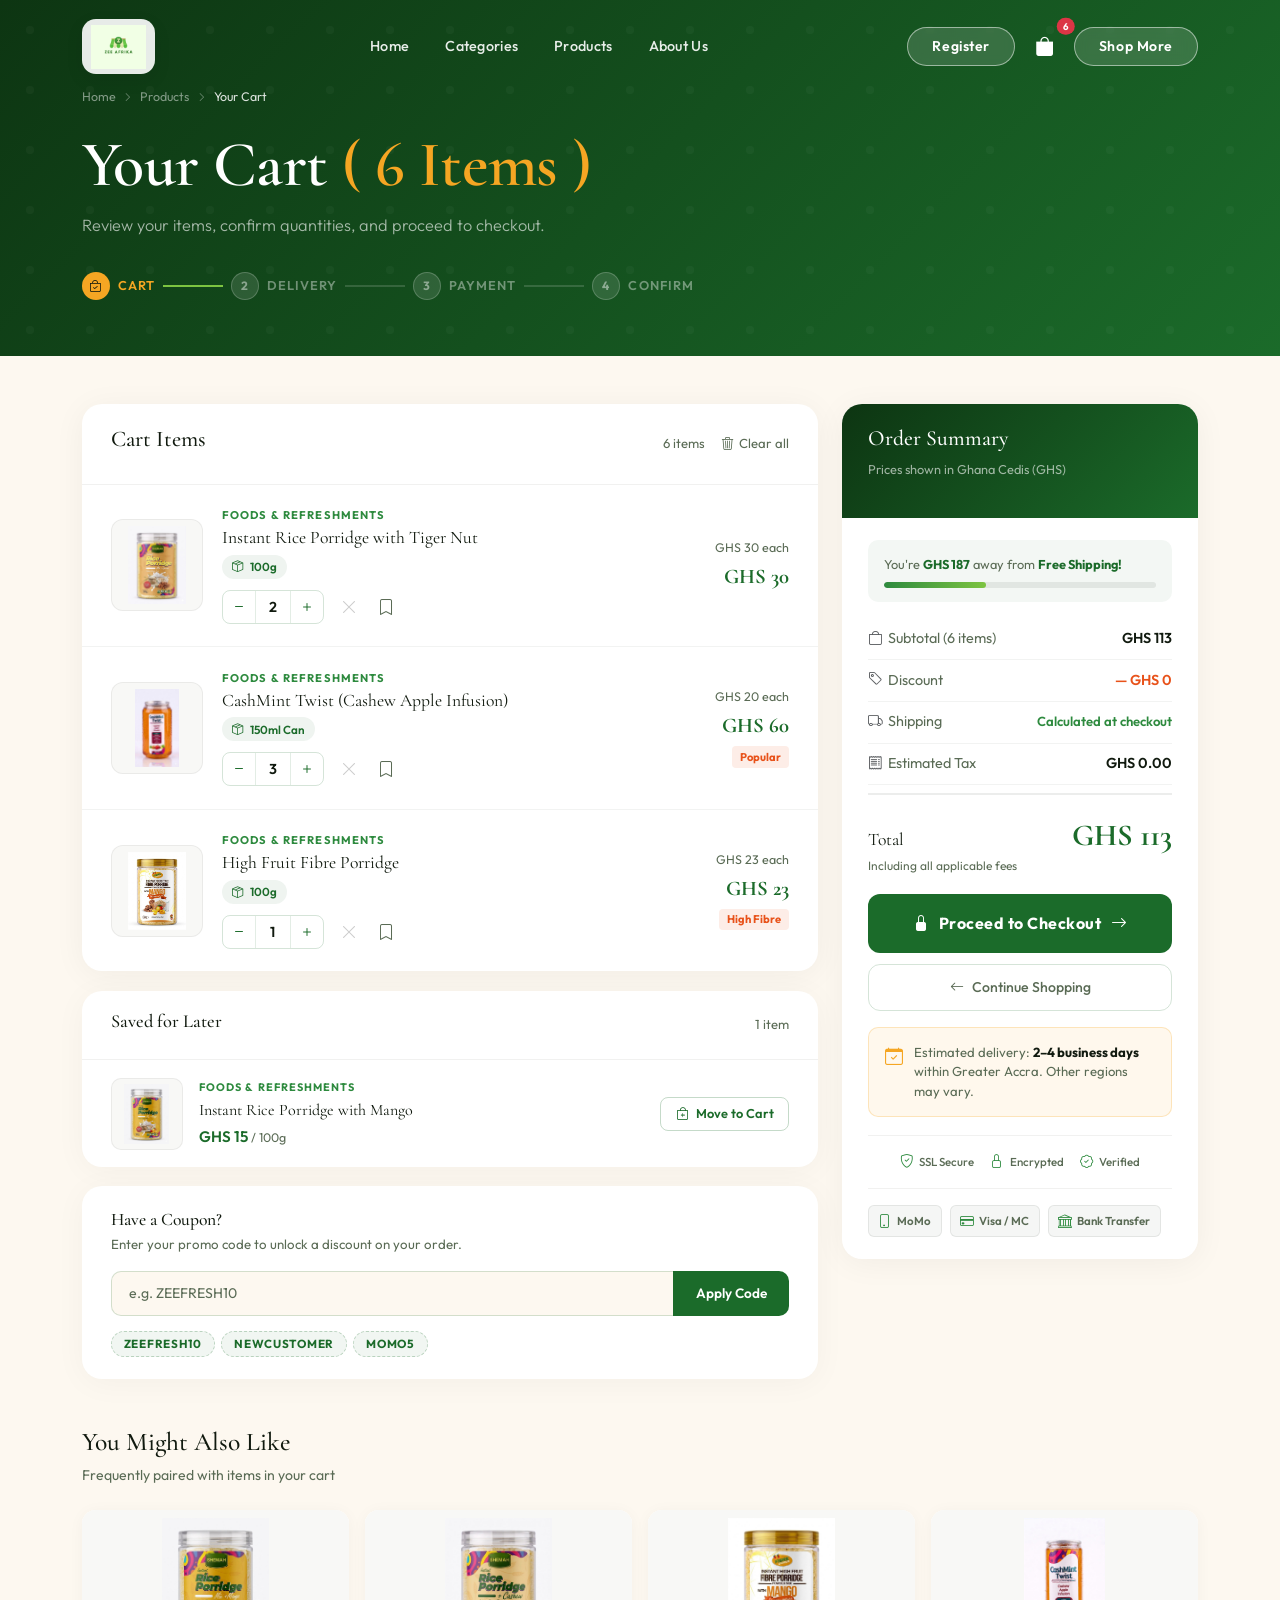
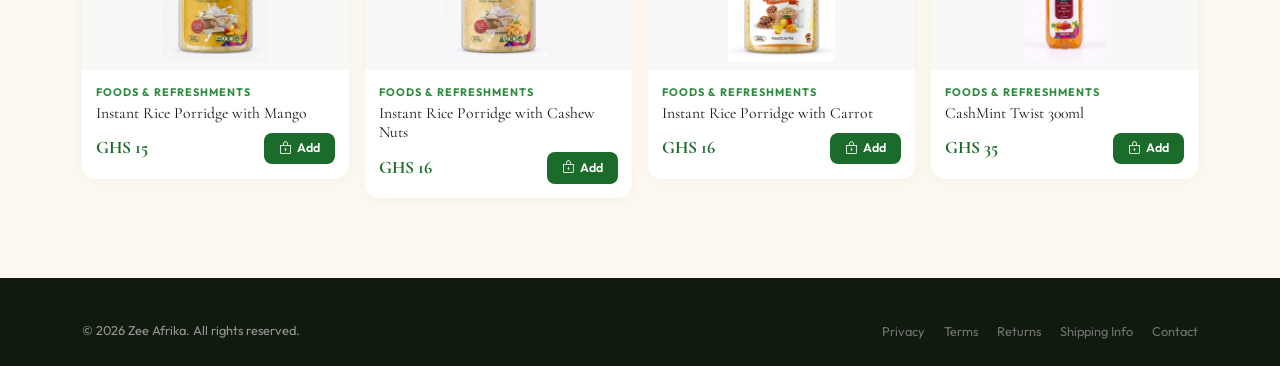
<file: cart.html>
<!DOCTYPE html>
<html lang="en">
<head>
  <meta charset="UTF-8" />
  <meta name="viewport" content="width=device-width, initial-scale=1.0" />
  <title>Your Cart | Zee Afrika</title>
  <link href="https://cdn.jsdelivr.net/npm/bootstrap@5.3.3/dist/css/bootstrap.min.css" rel="stylesheet" />
  <link href="https://fonts.googleapis.com/css2?family=Cormorant+Garamond:ital,wght@0,400;0,600;0,700;1,400;1,600&family=Outfit:wght@300;400;500;600;700&display=swap" rel="stylesheet" />
  <link href="https://cdn.jsdelivr.net/npm/bootstrap-icons@1.11.3/font/bootstrap-icons.min.css" rel="stylesheet" />
    <link rel="stylesheet" href="css/main.css" />
  <link rel="stylesheet" href="css/pages/cart.css" />
</head>
<body>

<!-- NAVBAR  -->
<nav class="navbar navbar-expand-lg">
  <div class="container">
    <a class="navbar-brand" href="index.html#home">
      <img src="./images/zee_afrika_logo.jpg" alt="Zee Afrika Logo"
           onerror="this.style.display='none'; this.nextElementSibling.style.display='block';" />
      <span class="brand-wordmark" style="display:none;">Zee <span>Afrika</span></span>
    </a>
    <button class="navbar-toggler border-0" type="button" data-bs-toggle="collapse" data-bs-target="#navMenu">
      <span class="navbar-toggler-icon"></span>
    </button>
    <div class="collapse navbar-collapse" id="navMenu">
      <ul class="navbar-nav mx-auto gap-1">
        <li class="nav-item"><a class="nav-link" href="./index.html#home">Home</a></li>
        <li class="nav-item"><a class="nav-link" href="./index.html#categories">Categories</a></li>
        <li class="nav-item"><a class="nav-link" href="./products.html">Products</a></li>
        <li class="nav-item"><a class="nav-link" href="./index.html#story">About Us</a></li>
      </ul>
      <div class="d-flex gap-2 align-items-center">
        <a href="./register.html" class="btn btn-nav">Register</a>
        <button class="btn position-relative" style="font-size:1.2rem; color:var(--green-deep)" id="cartBtn" onclick="window.location='cart.html'">
          <i class="bi bi-bag-fill"></i>
          <span class="position-absolute top-0 start-100 translate-middle badge rounded-pill bg-danger" id="cartCount" style="font-size:0.6rem; display:none;">3</span>
        </button>
        <a href="products.html" class="btn btn-nav">Shop More</a>
      </div>
    </div>
  </div>
</nav>

<!-- CART HEADER-->
<div class="cart-header">
  <div class="container cart-header-inner">
    <div class="cart-breadcrumb">
      <a href="index.html">Home</a>
      <i class="bi bi-chevron-right"></i>
      <a href="./products.html">Products</a>
      <i class="bi bi-chevron-right"></i>
      <span style="color:rgba(255,255,255,0.85)">Your Cart</span>
    </div>
    <h1>Your Cart <span id="cartItemCountLabel">( 3 Items )</span></h1>
    <p>Review your items, confirm quantities, and proceed to checkout.</p>

    <!-- Checkout steps -->
    <div class="checkout-steps">
      <div class="step active">
        <div class="step-circle"><i class="bi bi-bag-check"></i></div>
        <span class="step-label">Cart</span>
      </div>
      <div class="step-line done"></div>
      <div class="step pending">
        <div class="step-circle">2</div>
        <span class="step-label">Delivery</span>
      </div>
      <div class="step-line"></div>
      <div class="step pending">
        <div class="step-circle">3</div>
        <span class="step-label">Payment</span>
      </div>
      <div class="step-line"></div>
      <div class="step pending">
        <div class="step-circle">4</div>
        <span class="step-label">Confirm</span>
      </div>
    </div>
  </div>
</div>

<!--MAIN  -->
<section class="cart-section">
  <div class="container">
    <div class="row g-4 align-items-start">

      <!-- LEFT: Items -->
      <div class="col-lg-8">

        <!-- Cart Items -->
        <div class="cart-items-wrap reveal">
          <div class="cart-items-header">
            <h3>Cart Items</h3>
            <div class="d-flex align-items-center gap-3">
              <span id="itemCountText">3 items</span>
              <button class="btn-clear-all" onclick="clearCart()">
                <i class="bi bi-trash3"></i> Clear all
              </button>
            </div>
          </div>

          <!-- Item 1 -->
          <div class="cart-item" id="cartItem1">
            <div class="cart-item-img">
              <img src="./images/rice_porridge_tigernut 300g.jpg" alt="Instant Rice Porridge with Tiger Nut" />
            </div>
            <div class="cart-item-details">
              <div class="cart-item-category">Foods & Refreshments</div>
              <div class="cart-item-name">Instant Rice Porridge with Tiger Nut</div>
              <div class="cart-item-variant"><i class="bi bi-box-seam"></i> 100g</div>
              <div class="cart-item-controls">
                <div class="qty-control">
                  <button class="qty-btn" onclick="changeQty(1,-1)"><i class="bi bi-dash"></i></button>
                  <div class="qty-val" id="qty1">2</div>
                  <button class="qty-btn" onclick="changeQty(1,1)"><i class="bi bi-plus"></i></button>
                </div>
                <button class="btn-remove" onclick="removeItem(1)" title="Remove"><i class="bi bi-x-lg"></i></button>
                <button class="btn-remove" style="color:var(--text-muted)" onclick="saveForLater(1)" title="Save for later"><i class="bi bi-bookmark"></i></button>
              </div>
            </div>
            <div class="cart-item-price">
              <div class="unit-price">GHS 30 each</div>
              <div class="total-price" id="price1">GHS 30</div>
            </div>
          </div>

          <!-- Item 2 -->
          <div class="cart-item" id="cartItem2">
            <div class="cart-item-img">
              <img src="./images/cashmint_twist-150ml.jpg" alt="CashMint Twist" />
            </div>
            <div class="cart-item-details">
              <div class="cart-item-category">Foods & Refreshments</div>
              <div class="cart-item-name">CashMint Twist (Cashew Apple Infusion)</div>
              <div class="cart-item-variant"><i class="bi bi-box-seam"></i> 150ml Can</div>
              <div class="cart-item-controls">
                <div class="qty-control">
                  <button class="qty-btn" onclick="changeQty(2,-1)"><i class="bi bi-dash"></i></button>
                  <div class="qty-val" id="qty2">3</div>
                  <button class="qty-btn" onclick="changeQty(2,1)"><i class="bi bi-plus"></i></button>
                </div>
                <button class="btn-remove" onclick="removeItem(2)" title="Remove"><i class="bi bi-x-lg"></i></button>
                <button class="btn-remove" style="color:var(--text-muted)" onclick="saveForLater(2)" title="Save for later"><i class="bi bi-bookmark"></i></button>
              </div>
            </div>
            <div class="cart-item-price">
              <div class="unit-price">GHS 20 each</div>
              <div class="total-price" id="price2">GHS 60</div>
              <span class="save-badge">Popular</span>
            </div>
          </div>

          <!-- Item 3 -->
          <div class="cart-item" id="cartItem3">
            <div class="cart-item-img">
              <img src="./images/fibre_porridge_mango 250g.jpg" alt="High Fruit Fibre Porridge" />
            </div>
            <div class="cart-item-details">
              <div class="cart-item-category">Foods & Refreshments</div>
              <div class="cart-item-name">High Fruit Fibre Porridge</div>
              <div class="cart-item-variant"><i class="bi bi-box-seam"></i> 100g</div>
              <div class="cart-item-controls">
                <div class="qty-control">
                  <button class="qty-btn" onclick="changeQty(3,-1)"><i class="bi bi-dash"></i></button>
                  <div class="qty-val" id="qty3">1</div>
                  <button class="qty-btn" onclick="changeQty(3,1)"><i class="bi bi-plus"></i></button>
                </div>
                <button class="btn-remove" onclick="removeItem(3)" title="Remove"><i class="bi bi-x-lg"></i></button>
                <button class="btn-remove" style="color:var(--text-muted)" onclick="saveForLater(3)" title="Save for later"><i class="bi bi-bookmark"></i></button>
              </div>
            </div>
            <div class="cart-item-price">
              <div class="unit-price">GHS 23 each</div>
              <div class="total-price" id="price3">GHS 23</div>
              <span class="save-badge">High Fibre</span>
            </div>
          </div>

        </div>

        <!-- Saved for Later -->
        <div class="saved-section reveal reveal-delay-1">
          <div class="saved-header">
            <h4>Saved for Later</h4>
            <span style="font-size:0.82rem;color:var(--text-muted)">1 item</span>
          </div>
          <div class="saved-item">
            <div class="saved-item-img">
              <img src="./images/rice_porridge_mango 300g.jpg" alt="Instant Rice Porridge with Mango" />
            </div>
            <div>
              <div class="cart-item-category" style="font-size:0.68rem">Foods & Refreshments</div>
              <div class="saved-item-name">Instant Rice Porridge with Mango</div>
              <div class="saved-item-price">GHS 15 <span style="font-size:0.78rem;font-weight:400;color:var(--text-muted)">/ 100g</span></div>
            </div>
            <button class="btn-move-to-cart" onclick="moveToCart()">
              <i class="bi bi-bag-plus me-1"></i> Move to Cart
            </button>
          </div>
        </div>

        <!-- Coupon -->
        <div class="coupon-box reveal reveal-delay-2">
          <h5>Have a Coupon?</h5>
          <p>Enter your promo code to unlock a discount on your order.</p>
          <div class="coupon-input-row">
            <input type="text" id="couponInput" placeholder="e.g. ZEEFRESH10" />
            <button class="btn-apply-coupon" onclick="applyCoupon()">Apply Code</button>
          </div>
          <div class="coupon-tags">
            <span class="coupon-tag" onclick="fillCoupon('ZEEFRESH10')">ZEEFRESH10</span>
            <span class="coupon-tag" onclick="fillCoupon('NEWCUSTOMER')">NEWCUSTOMER</span>
            <span class="coupon-tag" onclick="fillCoupon('MOMO5')">MOMO5</span>
          </div>
        </div>

      </div>

      <!-- RIGHT: Summary -->
      <div class="col-lg-4">
        <div class="order-summary reveal reveal-delay-1">
          <div class="order-summary-header">
            <h3>Order Summary</h3>
            <p>Prices shown in Ghana Cedis (GHS)</p>
          </div>
          <div class="order-summary-body">

            <!-- Free shipping progress -->
            <div class="shipping-progress-box">
              <p>You're <strong id="amountToFreeShipping">GHS 187</strong> away from <strong>Free Shipping!</strong></p>
              <div class="progress-bar-wrap">
                <div class="progress-bar-fill" id="shippingProgressBar" style="width: 38%"></div>
              </div>
            </div>

            <!-- Rows -->
            <div class="summary-row">
              <span class="label"><i class="bi bi-bag text-muted"></i> Subtotal (6 items)</span>
              <span class="value" id="subtotalVal">GHS 113</span>
            </div>
            <div class="summary-row discount">
              <span class="label"><i class="bi bi-tag text-muted"></i> Discount</span>
              <span class="value" id="discountVal">— GHS 0</span>
            </div>
            <div class="summary-row shipping">
              <span class="label"><i class="bi bi-truck text-muted"></i> Shipping</span>
              <span class="value">Calculated at checkout</span>
            </div>
            <div class="summary-row">
              <span class="label"><i class="bi bi-receipt text-muted"></i> Estimated Tax</span>
              <span class="value">GHS 0.00</span>
            </div>

            <!-- Total -->
            <div class="summary-total">
              <div>
                <div class="total-label">Total</div>
                <div class="total-note">Including all applicable fees</div>
              </div>
              <div class="total-amount" id="totalVal">GHS 113</div>
            </div>

            <!-- Checkout -->
            <button class="btn-checkout" onclick="handleCheckout()">
              <i class="bi bi-lock-fill"></i>
              Proceed to Checkout
              <i class="bi bi-arrow-right"></i>
            </button>

            <a href="./products.html" class="btn-continue-shopping">
              <i class="bi bi-arrow-left"></i> Continue Shopping
            </a>

            <!-- Delivery estimate -->
            <div class="delivery-estimate">
              <i class="bi bi-calendar-check"></i>
              <p>Estimated delivery: <strong>2–4 business days</strong> within Greater Accra. Other regions may vary.</p>
            </div>

            <!-- Secure badges -->
            <div class="secure-row">
              <div class="secure-badge"><i class="bi bi-shield-check"></i> SSL Secure</div>
              <div class="secure-badge"><i class="bi bi-lock"></i> Encrypted</div>
              <div class="secure-badge"><i class="bi bi-patch-check"></i> Verified</div>
            </div>

            <!-- Payment methods -->
            <div class="payment-methods">
              <span class="pay-chip"><i class="bi bi-phone"></i> MoMo</span>
              <span class="pay-chip"><i class="bi bi-credit-card"></i> Visa / MC</span>
              <span class="pay-chip"><i class="bi bi-bank"></i> Bank Transfer</span>
            </div>

          </div>
        </div>
      </div>

    </div>

    <!-- RECOMMENDED -->
    <div class="recommended-section reveal" id="recommendedSection">
      <h3>You Might Also Like</h3>
      <p>Frequently paired with items in your cart</p>
      <div class="row g-3" id="recommendedGrid">
        <!-- Filled by JS -->
      </div>
    </div>

  </div>
</section>

<!-- FOOTER -->
<footer class="site-footer">
  <div class="container">
    <div class="footer-mini">
      <p>© 2026 Zee Afrika. All rights reserved.</p>
      <div class="footer-mini-links">
        <a href="#">Privacy</a>
        <a href="#">Terms</a>
        <a href="#">Returns</a>
        <a href="#">Shipping Info</a>
        <a href="#">Contact</a>
      </div>
    </div>
  </div>
</footer>

<!-- TOAST -->
<div class="toast-cart" id="cartToast">
  <i class="bi bi-check-circle-fill" style="font-size:1.3rem;color:var(--green-light)"></i>
  <div>
    <div style="font-weight:600;font-size:0.92rem;" id="toastTitle">Done!</div>
    <div style="font-size:0.8rem;opacity:0.75" id="toastMsg">Action completed.</div>
  </div>
</div>

<script src="https://cdn.jsdelivr.net/npm/bootstrap@5.3.3/dist/js/bootstrap.bundle.min.js"></script>
<script src="./js/main.js"></script>
<script src="./js/cart.js"></script>
</body>
</html>
</file>
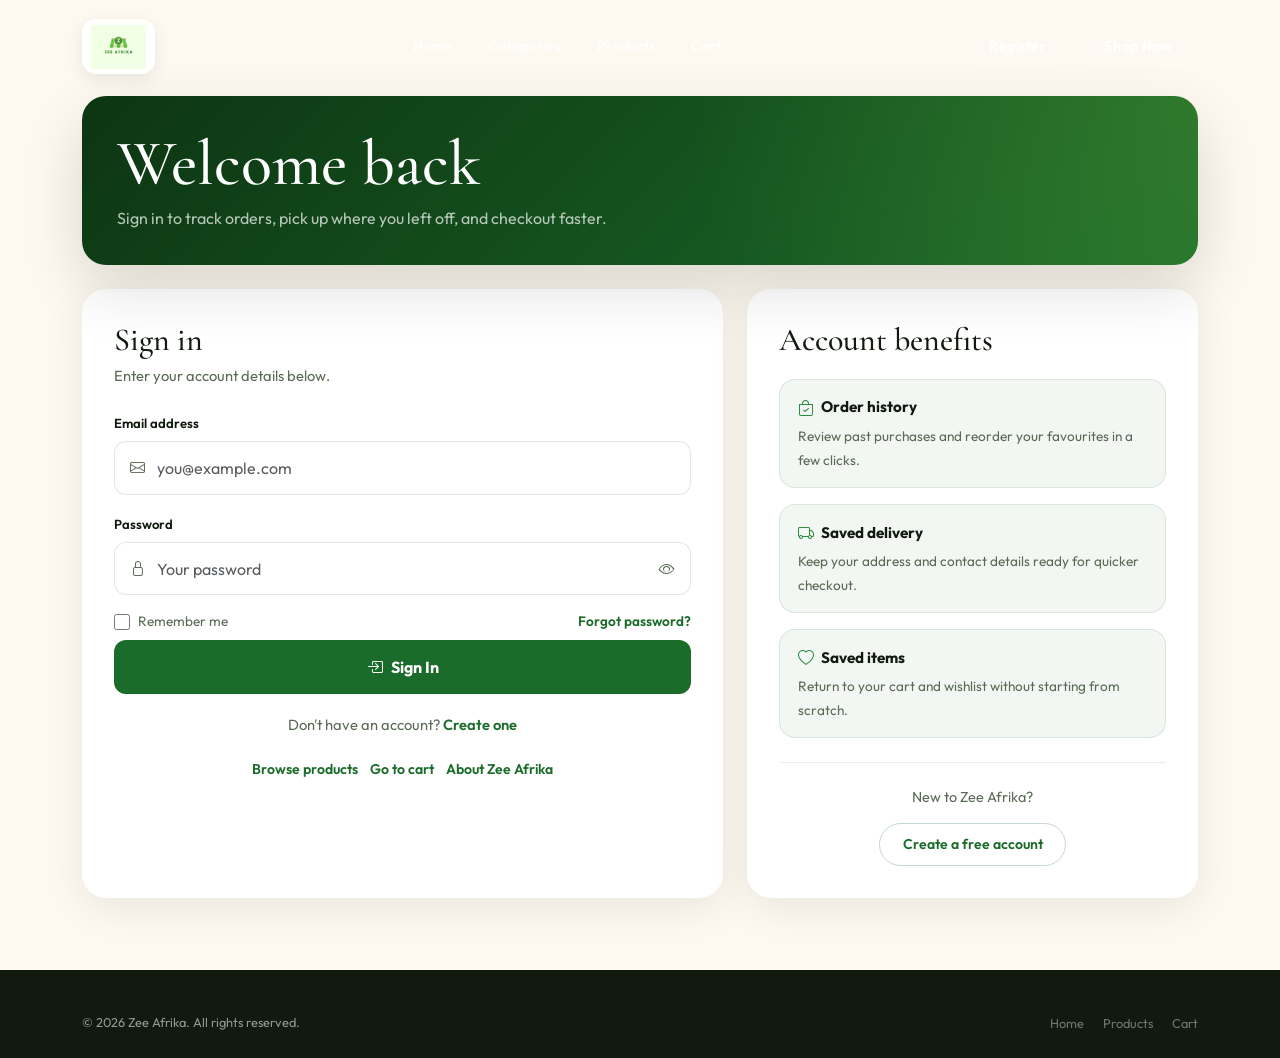
<file: login.html>
<!DOCTYPE html>
<html lang="en">
<head>
  <meta charset="UTF-8" />
  <meta name="viewport" content="width=device-width, initial-scale=1.0" />
  <title>Login | Zee Afrika</title>
  <link href="https://cdn.jsdelivr.net/npm/bootstrap@5.3.3/dist/css/bootstrap.min.css" rel="stylesheet" />
  <link href="https://fonts.googleapis.com/css2?family=Cormorant+Garamond:ital,wght@0,400;0,600;0,700;1,400;1,600&family=Outfit:wght@300;400;500;600;700&display=swap" rel="stylesheet" />
  <link href="https://cdn.jsdelivr.net/npm/bootstrap-icons@1.11.3/font/bootstrap-icons.min.css" rel="stylesheet" />
  <link rel="stylesheet" href="css/main.css" />
  <link rel="stylesheet" href="css/pages/login.css" />
</head>
<body>
<nav class="navbar navbar-expand-lg scrolled">
  <div class="container">
    <a class="navbar-brand" href="index.html#home">
      <img src="./images/zee_afrika_logo.jpg" alt="Zee Afrika Logo" onerror="this.style.display='none'; this.nextElementSibling.style.display='block';" />
      <span class="brand-wordmark" style="display:none;">Zee <span>Afrika</span></span>
    </a>
    <button class="navbar-toggler border-0" type="button" data-bs-toggle="collapse" data-bs-target="#navMenu">
      <span class="navbar-toggler-icon"></span>
    </button>
    <div class="collapse navbar-collapse" id="navMenu">
      <ul class="navbar-nav mx-auto gap-1">
        <li class="nav-item"><a class="nav-link" href="index.html#home">Home</a></li>
        <li class="nav-item"><a class="nav-link" href="index.html#categories">Categories</a></li>
        <li class="nav-item"><a class="nav-link" href="products.html">Products</a></li>
        <li class="nav-item"><a class="nav-link" href="cart.html">Cart</a></li>
      </ul>
      <div class="d-flex gap-2 align-items-center">
        <a href="register.html" class="btn btn-nav">Register</a>
        <a href="products.html" class="btn btn-nav">Shop Now</a>
      </div>
    </div>
  </div>
</nav>

<main class="login-shell">
  <div class="container">
    <div class="login-hero mb-4">
      <h1>Welcome back</h1>
      <p>Sign in to track orders, pick up where you left off, and checkout faster.</p>
    </div>

    <div class="row g-4 align-items-stretch">
      <div class="col-lg-7">
        <div class="login-card">
          <h2>Sign in</h2>
          <p>Enter your account details below.</p>
          <form id="loginForm" novalidate>
            <div class="row g-3">
              <div class="col-12">
                <label class="form-label" for="email">Email address</label>
                <div class="input-icon-wrap">
                  <i class="bi bi-envelope"></i>
                  <input class="form-control" id="email" type="email" placeholder="you@example.com" autocomplete="email" required />
                </div>
              </div>
              <div class="col-12">
                <label class="form-label" for="password">Password</label>
                <div class="input-icon-wrap">
                  <i class="bi bi-lock"></i>
                  <input class="form-control" id="password" type="password" placeholder="Your password" autocomplete="current-password" required />
                  <button type="button" class="btn-toggle-pw" id="togglePassword" aria-label="Show password">
                    <i class="bi bi-eye"></i>
                  </button>
                </div>
              </div>
              <div class="col-12 d-flex align-items-center justify-content-between flex-wrap gap-2">
                <label class="remember-check">
                  <input type="checkbox" id="rememberMe" />
                  <span>Remember me</span>
                </label>
                <a href="#" class="forgot-link">Forgot password?</a>
              </div>
              <div class="col-12 mt-2">
                <button type="submit" class="btn btn-login">
                  <i class="bi bi-box-arrow-in-right"></i>
                  Sign In
                </button>
              </div>
            </div>
          </form>
          <p class="login-switch">
            Don't have an account?
            <a href="register.html">Create one</a>
          </p>
          <div class="login-links">
            <a href="products.html">Browse products</a>
            <a href="cart.html">Go to cart</a>
            <a href="index.html#story">About Zee Afrika</a>
          </div>
        </div>
      </div>

      <div class="col-lg-5">
        <div class="login-card">
          <h2>Account benefits</h2>
          <div class="info-grid">
            <div class="info-chip">
              <strong><i class="bi bi-bag-check"></i> Order history</strong>
              <span>Review past purchases and reorder your favourites in a few clicks.</span>
            </div>
            <div class="info-chip">
              <strong><i class="bi bi-truck"></i> Saved delivery</strong>
              <span>Keep your address and contact details ready for quicker checkout.</span>
            </div>
            <div class="info-chip">
              <strong><i class="bi bi-heart"></i> Saved items</strong>
              <span>Return to your cart and wishlist without starting from scratch.</span>
            </div>
          </div>
          <div class="login-promo">
            <p>New to Zee Afrika?</p>
            <a href="register.html" class="btn btn-promo">Create a free account</a>
          </div>
        </div>
      </div>
    </div>
  </div>
</main>

<footer class="site-footer">
  <div class="container">
    <div class="footer-mini">
      <p>© 2026 Zee Afrika. All rights reserved.</p>
      <div class="footer-mini-links">
        <a href="index.html#home">Home</a>
        <a href="products.html">Products</a>
        <a href="cart.html">Cart</a>
      </div>
    </div>
  </div>
</footer>

<div class="toast-cart" id="loginToast">
  <i class="bi bi-check-circle-fill" style="font-size:1.3rem;color:var(--green-light)"></i>
  <div>
    <div style="font-weight:600;font-size:0.92rem;" id="toastTitle">Signed in!</div>
    <div style="font-size:0.8rem;opacity:0.75" id="toastMsg">Welcome back to Zee Afrika.</div>
  </div>
</div>

<script src="https://cdn.jsdelivr.net/npm/bootstrap@5.3.3/dist/js/bootstrap.bundle.min.js"></script>
<script src="./js/main.js"></script>
<script src="./js/login.js"></script>
</body>
</html>
</file>
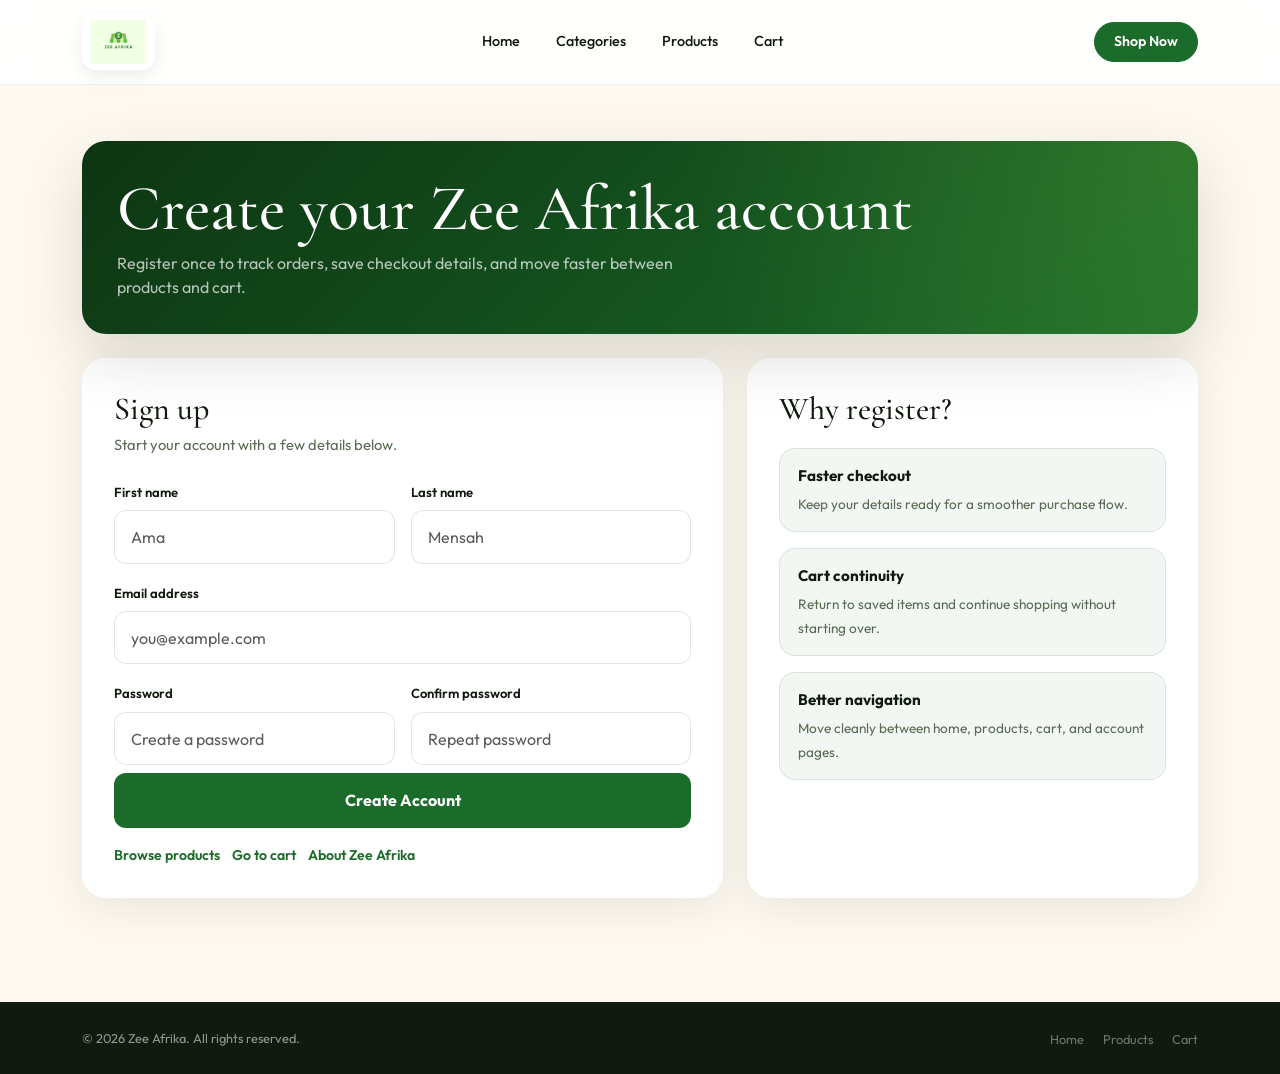
<file: register.html>
<!DOCTYPE html>
<html lang="en">
<head>
  <meta charset="UTF-8" />
  <meta name="viewport" content="width=device-width, initial-scale=1.0" />
  <title>Register | Zee Afrika</title>
  <link href="https://cdn.jsdelivr.net/npm/bootstrap@5.3.3/dist/css/bootstrap.min.css" rel="stylesheet" />
  <link href="https://fonts.googleapis.com/css2?family=Cormorant+Garamond:ital,wght@0,400;0,600;0,700;1,400;1,600&family=Outfit:wght@300;400;500;600;700&display=swap" rel="stylesheet" />
  <link href="https://cdn.jsdelivr.net/npm/bootstrap-icons@1.11.3/font/bootstrap-icons.min.css" rel="stylesheet" />
  <style>
    :root {
      --green-deep: #1b6b2a;
      --green-mid: #2d8a3e;
      --green-light: #7dc441;
      --orange: #e8521a;
      --gold: #f5a623;
      --cream: #fdf8f0;
      --dark: #111a0f;
      --text-muted: #5a6b55;
      --radius: 16px;
      --transition: 0.4s cubic-bezier(0.25, 0.46, 0.45, 0.94);
      --font-display: 'Cormorant Garamond', serif;
      --font-body: 'Outfit', sans-serif;
    }
    * { box-sizing: border-box; margin: 0; padding: 0; }
    html { scroll-behavior: smooth; }
    body {
      font-family: var(--font-body);
      background: var(--cream);
      color: var(--dark);
      overflow-x: hidden;
      min-height: 100vh;
    }
    h1, h2, h3, h4, h5 { font-family: var(--font-display); }

    .navbar {
      background: rgba(255,255,255,0.88);
      border-bottom: 1px solid rgba(27,107,42,0.08);
      padding: 0.9rem 0;
      position: sticky;
      top: 0;
      z-index: 1000;
      backdrop-filter: blur(14px);
    }
    .navbar-brand {
      display: flex;
      align-items: center;
      gap: 0.6rem;
      text-decoration: none;
      padding: 0.35rem 0.55rem;
      border-radius: 14px;
      background: rgba(255, 255, 255, 0.95);
      box-shadow: 0 6px 18px rgba(17, 26, 15, 0.08);
    }
    .navbar-brand img {
      height: 44px;
      width: auto;
      object-fit: contain;
    }
    .brand-wordmark {
      font-family: var(--font-display);
      font-size: 1.5rem;
      font-weight: 700;
      line-height: 1;
      color: var(--dark);
    }
    .brand-wordmark span { color: var(--gold); }
    .nav-link {
      font-weight: 500;
      color: var(--dark) !important;
      padding: 0.4rem 1rem !important;
      font-size: 0.9rem;
    }
    .btn-nav {
      background: var(--green-deep);
      color: #fff !important;
      border-radius: 50px;
      padding: 0.55rem 1.2rem !important;
      font-weight: 600;
      font-size: 0.88rem;
      border: 1.5px solid var(--green-deep);
    }

    .register-shell {
      padding: 3.5rem 0 4.5rem;
    }
    .register-hero {
      background: linear-gradient(135deg, #0d3512 0%, #1b6b2a 100%);
      color: #fff;
      border-radius: 24px;
      padding: 2.2rem;
      position: relative;
      overflow: hidden;
      box-shadow: 0 24px 60px rgba(17,26,15,0.14);
    }
    .register-hero::before {
      content: '';
      position: absolute;
      inset: 0;
      background: radial-gradient(circle at top right, rgba(125,196,65,0.22), transparent 45%);
    }
    .register-hero > * { position: relative; z-index: 1; }
    .register-hero h1 {
      font-size: clamp(2.4rem, 5vw, 4rem);
      line-height: 1.02;
      margin-bottom: 0.6rem;
    }
    .register-hero p {
      color: rgba(255,255,255,0.7);
      max-width: 560px;
      margin-bottom: 0;
    }

    .register-card {
      background: #fff;
      border-radius: 24px;
      box-shadow: 0 10px 40px rgba(17,26,15,0.08);
      padding: 2rem;
      height: 100%;
    }
    .register-card h2 {
      font-size: 2rem;
      margin-bottom: 0.35rem;
    }
    .register-card p {
      color: var(--text-muted);
      font-size: 0.92rem;
      margin-bottom: 1.4rem;
    }
    .form-label {
      font-size: 0.82rem;
      font-weight: 600;
      color: var(--dark);
    }
    .form-control {
      border-radius: 12px;
      border: 1.5px solid rgba(27,107,42,0.14);
      padding: 0.85rem 1rem;
      font-family: var(--font-body);
    }
    .form-control:focus {
      border-color: var(--green-mid);
      box-shadow: 0 0 0 0.2rem rgba(45,138,62,0.12);
    }
    .btn-register {
      width: 100%;
      background: var(--green-deep);
      color: #fff;
      border: none;
      border-radius: 12px;
      padding: 0.95rem 1rem;
      font-weight: 700;
      transition: all 0.25s;
    }
    .btn-register:hover { background: var(--green-mid); transform: translateY(-1px); }
    .register-links {
      display: flex;
      flex-wrap: wrap;
      gap: 0.75rem;
      margin-top: 1.1rem;
    }
    .register-links a {
      color: var(--green-deep);
      text-decoration: none;
      font-size: 0.88rem;
      font-weight: 600;
    }
    .info-grid {
      display: grid;
      gap: 1rem;
      margin-top: 1.2rem;
    }
    .info-chip {
      background: rgba(27,107,42,0.05);
      border: 1px solid rgba(27,107,42,0.12);
      border-radius: 16px;
      padding: 1rem 1.1rem;
    }
    .info-chip strong {
      display: block;
      margin-bottom: 0.2rem;
      font-size: 0.95rem;
    }
    .info-chip span {
      color: var(--text-muted);
      font-size: 0.85rem;
    }

    .site-footer {
      background: var(--dark);
      color: rgba(255,255,255,0.55);
      padding: 1.5rem 0;
      margin-top: 2rem;
    }
    .footer-mini {
      display: flex;
      justify-content: space-between;
      align-items: center;
      flex-wrap: wrap;
      gap: 0.8rem;
    }
    .footer-mini p { font-size: 0.8rem; margin: 0; }
    .footer-mini-links a {
      color: rgba(255,255,255,0.4);
      text-decoration: none;
      font-size: 0.8rem;
      margin-left: 1rem;
    }

    @media (max-width: 991px) {
      .register-hero, .register-card { padding: 1.5rem; }
      .footer-mini { align-items: flex-start; }
    }
  </style>
</head>
<body>
<nav class="navbar navbar-expand-lg">
  <div class="container">
    <a class="navbar-brand" href="index.html#home">
      <img src="./images/zee_afrika_logo.jpg" alt="Zee Afrika Logo" onerror="this.style.display='none'; this.nextElementSibling.style.display='block';" />
      <span class="brand-wordmark" style="display:none;">Zee <span>Afrika</span></span>
    </a>
    <button class="navbar-toggler border-0" type="button" data-bs-toggle="collapse" data-bs-target="#navMenu">
      <span class="navbar-toggler-icon"></span>
    </button>
    <div class="collapse navbar-collapse" id="navMenu">
      <ul class="navbar-nav mx-auto gap-1">
        <li class="nav-item"><a class="nav-link" href="index.html#home">Home</a></li>
        <li class="nav-item"><a class="nav-link" href="index.html#categories">Categories</a></li>
        <li class="nav-item"><a class="nav-link" href="products.html">Products</a></li>
        <li class="nav-item"><a class="nav-link" href="cart.html">Cart</a></li>
      </ul>
      <div class="d-flex gap-2 align-items-center">
        <a href="products.html" class="btn btn-nav">Shop Now</a>
      </div>
    </div>
  </div>
</nav>

<main class="register-shell">
  <div class="container">
    <div class="register-hero mb-4">
      <h1>Create your Zee Afrika account</h1>
      <p>Register once to track orders, save checkout details, and move faster between products and cart.</p>
    </div>

    <div class="row g-4 align-items-stretch">
      <div class="col-lg-7">
        <div class="register-card">
          <h2>Sign up</h2>
          <p>Start your account with a few details below.</p>
          <form>
            <div class="row g-3">
              <div class="col-md-6">
                <label class="form-label" for="firstName">First name</label>
                <input class="form-control" id="firstName" type="text" placeholder="Ama" />
              </div>
              <div class="col-md-6">
                <label class="form-label" for="lastName">Last name</label>
                <input class="form-control" id="lastName" type="text" placeholder="Mensah" />
              </div>
              <div class="col-12">
                <label class="form-label" for="email">Email address</label>
                <input class="form-control" id="email" type="email" placeholder="you@example.com" />
              </div>
              <div class="col-md-6">
                <label class="form-label" for="password">Password</label>
                <input class="form-control" id="password" type="password" placeholder="Create a password" />
              </div>
              <div class="col-md-6">
                <label class="form-label" for="confirmPassword">Confirm password</label>
                <input class="form-control" id="confirmPassword" type="password" placeholder="Repeat password" />
              </div>
              <div class="col-12 mt-2">
                <button type="button" class="btn btn-register">Create Account</button>
              </div>
            </div>
          </form>
          <div class="register-links">
            <a href="products.html">Browse products</a>
            <a href="cart.html">Go to cart</a>
            <a href="index.html#story">About Zee Afrika</a>
          </div>
        </div>
      </div>

      <div class="col-lg-5">
        <div class="register-card">
          <h2>Why register?</h2>
          <div class="info-grid">
            <div class="info-chip">
              <strong>Faster checkout</strong>
              <span>Keep your details ready for a smoother purchase flow.</span>
            </div>
            <div class="info-chip">
              <strong>Cart continuity</strong>
              <span>Return to saved items and continue shopping without starting over.</span>
            </div>
            <div class="info-chip">
              <strong>Better navigation</strong>
              <span>Move cleanly between home, products, cart, and account pages.</span>
            </div>
          </div>
        </div>
      </div>
    </div>
  </div>
</main>

<footer class="site-footer">
  <div class="container">
    <div class="footer-mini">
      <p>© 2026 Zee Afrika. All rights reserved.</p>
      <div class="footer-mini-links">
        <a href="index.html#home">Home</a>
        <a href="products.html">Products</a>
        <a href="cart.html">Cart</a>
      </div>
    </div>
  </div>
</footer>

<script src="https://cdn.jsdelivr.net/npm/bootstrap@5.3.3/dist/js/bootstrap.bundle.min.js"></script>
</body>
</html>
</file>
<file: css/main.css>
/* Zee Afrika - Shared Stylesheet
   Used across all pages
*/
:root {
  --green-deep: #1b6b2a;
  --green-mid: #2d8a3e;
  --green-light: #7dc441;
  --orange: #e8521a;
  --gold: #f5a623;
  --cream: #fdf8f0;
  --dark: #111a0f;
  --text-muted: #5a6b55;
  --panel: #f4f0e8;
  --radius: 16px;
  --radius-btn: 10px;
  --transition: 0.4s cubic-bezier(0.25, 0.46, 0.45, 0.94);
  --font-display: 'Cormorant Garamond', serif;
  --font-body: 'Outfit', sans-serif;
}

*, *::before, *::after { box-sizing: border-box; margin: 0; padding: 0; }
html { scroll-behavior: smooth; }
body {
  font-family: var(--font-body);
  background: var(--cream);
  color: var(--dark);
  overflow-x: hidden;
}
h1, h2, h3, h4, h5 { font-family: var(--font-display); }

/* NAVBAR */
.navbar {
  background: transparent;
  border-bottom: 1px solid transparent;
  padding: 1.2rem 0;
  position: fixed;
  top: 0; left: 0; right: 0;
  z-index: 1000;
  transition: background 0.5s ease, border-color 0.5s ease, box-shadow 0.5s ease, padding 0.4s ease;
}
.navbar.scrolled {
  background: rgba(255,255,255,0.55);
  -webkit-backdrop-filter: blur(18px);
  backdrop-filter: blur(18px);
  border-bottom: 1px solid rgba(27,107,42,0.1);
  box-shadow: 0 4px 32px rgba(27,107,42,0.08);
  padding: 0.65rem 0;
}
.navbar-brand {
  display: flex;
  align-items: center;
  gap: 0.6rem;
  text-decoration: none;
  padding: 0.35rem 0.55rem;
  border-radius: 14px;
  background: rgba(255, 255, 255, 0.9);
  box-shadow: 0 6px 18px rgba(17, 26, 15, 0.08);
}
.navbar-brand img {
  height: 44px;
  width: auto;
  object-fit: contain;
  transition: filter 0.4s, height 0.4s;
}
.navbar:not(.scrolled) .navbar-brand img { filter: none; }
.navbar.scrolled .navbar-brand img { filter: none; }
.brand-wordmark {
  font-family: var(--font-display);
  font-size: 1.5rem;
  font-weight: 700;
  letter-spacing: 0.02em;
  line-height: 1;
  color: #fff;
  transition: color 0.4s;
}
.brand-wordmark span { color: var(--gold); }
.navbar.scrolled .brand-wordmark { color: var(--dark); }
.nav-link {
  font-family: var(--font-body);
  font-weight: 500;
  color: rgba(255,255,255,0.9) !important;
  padding: 0.4rem 1rem !important;
  font-size: 0.9rem;
  letter-spacing: 0.02em;
  position: relative;
  transition: color 0.3s;
}
.navbar.scrolled .nav-link { color: var(--dark) !important; }
.nav-link::after {
  content: '';
  position: absolute;
  bottom: -2px; left: 50%; right: 50%;
  height: 1.5px;
  background: currentColor;
  transition: left 0.3s, right 0.3s;
  border-radius: 2px;
}
.nav-link:hover::after, .nav-link.active::after { left: 1rem; right: 1rem; }
.navbar:not(.scrolled) .navbar-toggler-icon { filter: brightness(10); }
.navbar:not(.scrolled) .navbar-toggler { border-color: rgba(255,255,255,0.3); }
.navbar:not(.scrolled) #cartBtn { color: #fff !important; }
.navbar.scrolled #cartBtn { color: var(--green-deep) !important; }
#cartBtn {
  font-size: 1.2rem;
  background: none;
  border: none;
}
.cart-count {
  font-size: 0.6rem;
  display: none;
}
.btn-nav {
  background: rgba(255,255,255,0.15);
  color: #fff !important;
  border-radius: 50px;
  padding: 0.5rem 1.5rem !important;
  font-weight: 600;
  font-size: 0.88rem;
  letter-spacing: 0.04em;
  transition: all var(--transition);
  border: 1.5px solid rgba(255,255,255,0.5);
  backdrop-filter: blur(6px);
  text-decoration: none;
}
.navbar.scrolled .btn-nav {
  background: var(--green-deep);
  color: #fff !important;
  border-color: var(--green-deep);
}
.btn-nav:hover { transform: translateY(-2px); box-shadow: 0 6px 20px rgba(0,0,0,0.2); }
.btn-nav::after { display: none; }

/* PAGE HERO (inner pages) */
.page-hero,
.cart-header {
  background: linear-gradient(118deg, #0a2e12 0%, #1b6b2a 55%, #2d8a3e 100%);
  padding: 5.5rem 0 0;
  position: relative;
  overflow: hidden;
}
.page-hero::before,
.cart-header::before {
  content: '';
  position: absolute; inset: 0;
  background:
    radial-gradient(ellipse 60% 80% at 80% 50%, rgba(125,196,65,0.12) 0%, transparent 65%),
    url("data:image/svg+xml,%3Csvg width='80' height='80' viewBox='0 0 80 80' xmlns='http://www.w3.org/2000/svg'%3E%3Cg fill='none' fill-rule='evenodd'%3E%3Cg fill='%23ffffff' fill-opacity='0.025'%3E%3Ccircle cx='40' cy='40' r='3'/%3E%3C/g%3E%3C/g%3E%3C/svg%3E");
}
.page-hero-inner,
.cart-header-inner { position: relative; z-index: 1; }
.page-hero-breadcrumb,
.cart-breadcrumb {
  display: flex; align-items: center; gap: 0.45rem;
  font-size: 0.78rem; color: rgba(255,255,255,0.48);
  margin-bottom: 1.5rem; font-family: var(--font-body);
}
.page-hero-breadcrumb a,
.cart-breadcrumb a { color: rgba(255,255,255,0.48); text-decoration: none; transition: color 0.2s; }
.page-hero-breadcrumb a:hover,
.cart-breadcrumb a:hover { color: var(--gold); }
.page-hero-breadcrumb i,
.cart-breadcrumb i { font-size: 0.6rem; }
.page-hero h1,
.cart-header h1 {
  font-family: var(--font-display);
  font-size: clamp(2.4rem, 5vw, 4.5rem);
  font-weight: 600; color: #fff; line-height: 1.05;
  letter-spacing: -0.01em;
}
.page-hero h1 em,
.cart-header h1 span { color: var(--gold); font-style: normal; }
.page-hero-sub,
.cart-header p {
  color: rgba(255,255,255,0.62); font-size: 1.02rem;
  font-weight: 300; line-height: 1.7; margin-top: 0.9rem;
  max-width: 520px;
}
.hero-pill-row {
  display: flex; flex-wrap: wrap; gap: 0.7rem;
  margin-top: 2rem;
}
.hero-pill {
  display: inline-flex; align-items: center; gap: 0.45rem;
  background: rgba(255,255,255,0.1); border: 1px solid rgba(255,255,255,0.18);
  border-radius: 50px; padding: 0.42rem 1rem;
  font-size: 0.8rem; font-weight: 500;
  color: rgba(255,255,255,0.85); backdrop-filter: blur(6px);
}
.hero-pill i { color: var(--gold); font-size: 0.85rem; }
.hero-wave {
  display: block; width: 100%; margin-bottom: -2px;
  margin-top: 3rem;
}

/* SECTION TYPOGRAPHY */
section { padding: 5rem 0; }
.section-label {
  display: inline-block;
  background: rgba(27,107,42,0.08);
  color: var(--green-deep);
  font-size: 0.78rem;
  font-weight: 700;
  text-transform: uppercase;
  letter-spacing: 0.12em;
  padding: 0.35rem 1rem;
  border-radius: 50px;
  margin-bottom: 1rem;
}
.section-title {
  font-family: var(--font-display);
  font-size: clamp(2rem, 4vw, 3rem);
  line-height: 1.15;
  color: var(--dark);
  margin-bottom: 1rem;
}
.section-title span { color: var(--green-deep); }
.section-sub { color: var(--text-muted); font-size: 1.02rem; line-height: 1.7; }

/* ── UNIFIED BUTTONS ── */
.btn-green,
.btn-add-cart,
.btn-add,
.btn-rec-add {
  background: var(--green-deep);
  color: #fff;
  border: none;
  border-radius: var(--radius-btn);
  padding: 0.5rem 1rem;
  font-size: 0.83rem;
  font-weight: 600;
  cursor: pointer;
  transition: all 0.3s;
  display: inline-flex;
  align-items: center;
  gap: 0.4rem;
  font-family: var(--font-body);
  text-decoration: none;
}
.btn-green:hover,
.btn-add-cart:hover,
.btn-add:hover,
.btn-rec-add:hover {
  background: var(--green-mid);
  transform: translateY(-2px);
}
.btn-add.loading { opacity: 0.7; pointer-events: none; }

/* PRODUCT CARD (home page) */
.product-card {
  background: #fff;
  border-radius: var(--radius);
  overflow: hidden;
  transition: all var(--transition);
  box-shadow: 0 2px 18px rgba(0,0,0,0.04);
}
.product-card:hover { transform: translateY(-6px); box-shadow: 0 18px 48px rgba(27,107,42,0.11); }
.product-img-wrap { position: relative; height: 220px; overflow: hidden; }
.product-img-wrap img {
  display: block;
  max-width: 100%;
  max-height: 100%;
  width: auto;
  height: auto;
  object-fit: contain;
  margin: 0 auto;
  transition: transform 0.5s ease, opacity 0.3s ease;
  background: #ffffff;
  padding: 8px;
}
.product-body { padding: 1.1rem; }
.product-category {
  font-size: 0.73rem;
  color: var(--green-mid);
  font-weight: 700;
  text-transform: uppercase;
  letter-spacing: 0.1em;
  margin-bottom: 0.3rem;
}
.product-name {
  font-family: var(--font-display);
  font-size: 1.08rem;
  margin-bottom: 0.4rem;
  color: var(--dark);
}
.product-footer { display: flex; align-items: center; justify-content: space-between; }
.product-price {
  font-family: var(--font-display);
  font-size: 1.3rem;
  font-weight: 700;
  color: var(--green-deep);
}

/* FOOTER: FULL (home) */
footer.footer-full {
  background: var(--dark);
  color: rgba(255,255,255,0.65);
  padding: 4rem 0 2rem;
}
.footer-brand img { height: 46px; filter: brightness(10); margin-bottom: 1rem; }
.footer-brand p { font-size: 0.88rem; line-height: 1.72; max-width: 270px; }
.footer-social { display: flex; gap: 0.6rem; margin-top: 1.2rem; }
.footer-social a {
  width: 36px; height: 36px; border-radius: 50%;
  border: 1px solid rgba(255,255,255,0.15);
  display: flex; align-items: center; justify-content: center;
  color: rgba(255,255,255,0.55); font-size: 0.95rem;
  transition: all 0.3s; text-decoration: none;
}
.footer-social a:hover { background: var(--green-deep); border-color: var(--green-deep); color: #fff; }
.footer-heading {
  color: #fff; font-size: 0.92rem; font-weight: 700;
  margin-bottom: 1.1rem; font-family: var(--font-body);
  letter-spacing: 0.04em;
}
.footer-links { list-style: none; padding: 0; }
.footer-links li { margin-bottom: 0.55rem; }
.footer-links a {
  color: rgba(255,255,255,0.55);
  text-decoration: none; font-size: 0.88rem;
  transition: color 0.3s;
}
.footer-links a:hover { color: var(--green-light); }
.footer-bottom {
  border-top: 1px solid rgba(255,255,255,0.07);
  padding-top: 1.5rem; margin-top: 3rem;
  display: flex; justify-content: space-between;
  align-items: center; flex-wrap: wrap; gap: 0.5rem;
}
.footer-bottom p { font-size: 0.82rem; margin: 0; }
.footer-bottom a {
  color: rgba(255,255,255,0.45);
  text-decoration: none; font-size: 0.82rem;
  margin-right: 1rem;
}

/* FOOTER: MINI (inner pages) */
.site-footer,
footer.footer-mini-wrap {
  background: var(--dark);
  color: rgba(255,255,255,0.55);
  padding: 2.5rem 0 1.5rem;
}
.footer-mini {
  display: flex;
  justify-content: space-between;
  align-items: center;
  flex-wrap: wrap;
  gap: 0.8rem;
}
.footer-mini p { font-size: 0.8rem; margin: 0; }
.footer-mini-links a {
  color: rgba(255,255,255,0.4);
  text-decoration: none;
  font-size: 0.8rem;
  margin-left: 1rem;
  transition: color 0.25s;
}
.footer-mini-links a:hover { color: var(--green-light); }

/* TOAST */
.toast-cart {
  position: fixed; bottom: 2rem; right: 2rem;
  background: var(--green-deep); color: #fff;
  border-radius: 12px; padding: 0.9rem 1.4rem;
  box-shadow: 0 10px 36px rgba(0,0,0,0.18);
  z-index: 9999; transform: translateY(100px); opacity: 0;
  transition: all 0.4s cubic-bezier(0.34,1.56,0.64,1);
  display: flex; align-items: center; gap: 0.75rem;
}
.toast-cart.show { transform: translateY(0); opacity: 1; }
.toast-wrap {
  position: fixed; bottom: 2rem; right: 2rem;
  z-index: 9999; display: flex; flex-direction: column; gap: 0.5rem;
  pointer-events: none;
}
.toast-item {
  display: flex; align-items: center; gap: 0.75rem;
  background: var(--dark); color: #fff; border-radius: 14px;
  padding: 0.85rem 1.3rem; box-shadow: 0 12px 40px rgba(0,0,0,0.2);
  transform: translateX(110%); opacity: 0;
  transition: all 0.42s cubic-bezier(0.34,1.56,0.64,1);
  pointer-events: all; min-width: 240px;
}
.toast-item.show { transform: translateX(0); opacity: 1; }
.toast-item.success .t-icon { color: var(--green-light); }
.toast-item.info .t-icon { color: var(--gold); }
.t-icon { font-size: 1.25rem; flex-shrink: 0; }
.t-title { font-size: 0.88rem; font-weight: 600; }
.t-sub { font-size: 0.76rem; opacity: 0.65; margin-top: 0.1rem; }

/* BACK TO TOP */
.back-to-top {
  position: fixed; bottom: 2rem; left: 2rem;
  width: 42px; height: 42px;
  background: var(--green-deep); color: #fff;
  border: none; border-radius: 50%;
  display: flex; align-items: center; justify-content: center;
  font-size: 1rem; cursor: pointer;
  opacity: 0; transform: translateY(20px);
  transition: all 0.3s; z-index: 999;
  box-shadow: 0 4px 18px rgba(27,107,42,0.3);
}
.back-to-top.visible { opacity: 1; transform: translateY(0); }
.back-to-top:hover { background: var(--green-mid); }

/* REVEAL ANIMATIONS */
.reveal {
  opacity: 0;
  transform: translateY(28px);
  transition: opacity 0.65s ease, transform 0.65s ease;
}
.reveal.visible { opacity: 1; transform: none; }
.reveal-delay-1 { transition-delay: 0.1s; }
.reveal-delay-2 { transition-delay: 0.2s; }
.reveal-delay-3 { transition-delay: 0.3s; }
.reveal-delay-4 { transition-delay: 0.4s; }
@media (prefers-reduced-motion: reduce) {
  .reveal, .prod-card, .toast-item { transition: none; }
}

@media (max-width: 767px) {
  .page-hero, .cart-header { padding-top: 4.5rem; }
  .footer-mini { align-items: flex-start; }
}
</file>
<file: css/pages/cart.css>
/* Cart page header (overrides shared .page-hero / .cart-header in main.css) */
.cart-header {
  background: linear-gradient(135deg, #0d3512 0%, #1b6b2a 100%);
  padding: 5.5rem 0 3.5rem;
}
.cart-header::before {
  background: url("data:image/svg+xml,%3Csvg width='60' height='60' viewBox='0 0 60 60' xmlns='http://www.w3.org/2000/svg'%3E%3Cg fill='none' fill-rule='evenodd'%3E%3Cg fill='%23ffffff' fill-opacity='0.03'%3E%3Ccircle cx='30' cy='30' r='4'/%3E%3C/g%3E%3C/g%3E%3C/svg%3E");
}

/*  PROGRESS STEPS  */
    .checkout-steps {
      display: flex; align-items: center;
      gap: 0; margin-top: 2rem;
    }
    .step {
      display: flex; align-items: center; gap: 0.5rem;
      font-size: 0.8rem; font-weight: 600;
      text-transform: uppercase; letter-spacing: 0.08em;
    }
    .step-circle {
      width: 28px; height: 28px; border-radius: 50%;
      display: flex; align-items: center; justify-content: center;
      font-size: 0.75rem; font-weight: 700;
    }
    .step.active .step-circle { background: var(--gold); color: var(--dark); }
    .step.active .step-label { color: var(--gold); }
    .step.done .step-circle { background: var(--green-light); color: var(--dark); }
    .step.done .step-label { color: rgba(255,255,255,0.7); }
    .step.pending .step-circle { background: rgba(255,255,255,0.12); color: rgba(255,255,255,0.45); border: 1.5px solid rgba(255,255,255,0.2); }
    .step.pending .step-label { color: rgba(255,255,255,0.4); }
    .step-line { flex: 1; max-width: 60px; height: 1.5px; background: rgba(255,255,255,0.15); margin: 0 0.5rem; }
    .step-line.done { background: var(--green-light); }

    /* MAIN LAYOUT */
    .cart-section {
      padding: 3rem 0 5rem;
    }

    /*  CART ITEM CARD  */
    .cart-items-wrap {
      background: #fff;
      border-radius: 20px;
      overflow: hidden;
      box-shadow: 0 4px 32px rgba(17,26,15,0.05);
    }
    .cart-items-header {
      padding: 1.4rem 1.8rem;
      border-bottom: 1px solid rgba(17,26,15,0.06);
      display: flex; align-items: center; justify-content: space-between;
    }
    .cart-items-header h3 {
      font-family: var(--font-display);
      font-size: 1.4rem; color: var(--dark);
    }
    .cart-items-header span {
      font-size: 0.82rem; color: var(--text-muted);
      font-family: var(--font-body);
    }
    .btn-clear-all {
      background: none; border: none;
      color: var(--text-muted); font-size: 0.82rem;
      cursor: pointer; font-family: var(--font-body);
      transition: color 0.2s; display: flex; align-items: center; gap: 0.35rem;
    }
    .btn-clear-all:hover { color: var(--orange); }

    .cart-item {
      display: grid;
      grid-template-columns: 92px 1fr auto;
      gap: 1.2rem;
      align-items: center;
      padding: 1.4rem 1.8rem;
      border-bottom: 1px solid rgba(17,26,15,0.05);
      transition: background 0.2s;
    }
    .cart-item:last-child { border-bottom: none; }
    .cart-item:hover { background: rgba(253,248,240,0.6); }

    .cart-item-img {
      width: 92px; height: 92px;
      border-radius: 12px;
      overflow: hidden;
      background: #f8f8f6;
      border: 1px solid rgba(17,26,15,0.06);
      flex-shrink: 0;
    }
    .cart-item-img img {
      width: 100%; height: 100%;
      object-fit: contain; padding: 6px;
    }

    .cart-item-details { 
      min-width: 0; 
    }
    
    .cart-item-category {
      font-size: 0.7rem; color: var(--green-mid);
      font-weight: 700; text-transform: uppercase;
      letter-spacing: 0.1em; margin-bottom: 0.2rem;
    }
    .cart-item-name {
      font-family: var(--font-display);
      font-size: 1.1rem; color: var(--dark);
      margin-bottom: 0.3rem; line-height: 1.2;
    }
    .cart-item-variant {
      display: inline-flex; align-items: center; gap: 0.35rem;
      background: rgba(27,107,42,0.07); color: var(--green-deep);
      font-size: 0.73rem; font-weight: 600;
      padding: 0.2rem 0.65rem; border-radius: 50px;
      margin-bottom: 0.7rem;
    }
    .cart-item-controls {
      display: flex; align-items: center; gap: 0.8rem;
    }
    .qty-control {
      display: flex; align-items: center; gap: 0;
      border: 1.5px solid rgba(27,107,42,0.18);
      border-radius: 8px; overflow: hidden;
    }
    .qty-btn {
      width: 32px; height: 32px;
      background: none; border: none;
      color: var(--green-deep); font-size: 1rem;
      cursor: pointer; transition: background 0.2s;
      display: flex; align-items: center; justify-content: center;
    }
    .qty-btn:hover {
       background: rgba(27,107,42,0.08); 
      }
    .qty-val {
      width: 36px; text-align: center;
      font-size: 0.9rem; font-weight: 600;
      color: var(--dark); font-family: var(--font-body);
      border-left: 1.5px solid rgba(27,107,42,0.12);
      border-right: 1.5px solid rgba(27,107,42,0.12);
      line-height: 32px;
    }
    .btn-remove {
      background: none; border: none;
      color: #ccc; font-size: 1rem;
      cursor: pointer; transition: color 0.2s;
      padding: 0.25rem;
    }
    .btn-remove:hover {
       color: var(--orange); 
      }

    .cart-item-price {
      text-align: right;
      flex-shrink: 0;
    }
    .cart-item-price .unit-price {
      font-size: 0.78rem; color: var(--text-muted);
      margin-bottom: 0.2rem;
    }
    .cart-item-price .total-price {
      font-family: var(--font-display);
      font-size: 1.3rem; font-weight: 700;
      color: var(--green-deep);
    }
    .cart-item-price .save-badge {
      display: inline-block; margin-top: 0.3rem;
      background: rgba(232,82,26,0.1); color: var(--orange);
      font-size: 0.7rem; font-weight: 700;
      padding: 0.15rem 0.5rem; border-radius: 4px;
    }

    /* SAVED FOR LATER */
    .saved-section {
      margin-top: 1.2rem;
      background: #fff; border-radius: 20px;
      box-shadow: 0 4px 32px rgba(17,26,15,0.04);
      overflow: hidden;
    }
    .saved-header {
      padding: 1.2rem 1.8rem;
      border-bottom: 1px solid rgba(17,26,15,0.06);
      display: flex; align-items: center; justify-content: space-between;
    }
    .saved-header h4 {
      font-family: var(--font-display); 
      font-size: 1.15rem; color: var(--dark); 
    }
    .saved-item {
      display: grid; grid-template-columns: 72px 1fr auto;
      gap: 1rem; align-items: center;
      padding: 1.1rem 1.8rem;
      border-bottom: 1px solid rgba(17,26,15,0.04);
    }
    .saved-item:last-child {
      border-bottom: none; 
    }
    .saved-item-img {
      width: 72px; height: 72px; border-radius: 10px;
      overflow: hidden; background: #f8f8f6;
      border: 1px solid rgba(17,26,15,0.06);
    }
    .saved-item-img img {
      width: 100%;
      height: 100%; 
      object-fit: contain; 
      padding: 5px; 
    }
    .saved-item-name {
      font-family: var(--font-display); 
      font-size: 1rem; 
      color: var(--dark); 
      margin-bottom: 0.2rem; 
    }
    .saved-item-price { 
      font-size: 0.95rem; 
      font-weight: 600; 
      color: var(--green-deep); 
    }
    .btn-move-to-cart {
      background: none; border: 1.5px solid rgba(27,107,42,0.25);
      color: var(--green-deep); border-radius: 8px;
      padding: 0.4rem 0.9rem; font-size: 0.8rem; font-weight: 600;
      cursor: pointer; font-family: var(--font-body);
      transition: all 0.25s; white-space: nowrap;
    }
    .btn-move-to-cart:hover { 
      background: var(--green-deep); 
      color: #fff; 
      border-color: var(--green-deep); 
    }

    /* COUPON */
    .coupon-box {
      margin-top: 1.2rem;
      background: #fff; border-radius: 20px;
      padding: 1.4rem 1.8rem;
      box-shadow: 0 4px 32px rgba(17,26,15,0.04);
    }
    .coupon-box h5 { font-family: var(--font-display); font-size: 1.1rem; margin-bottom: 0.3rem; }
    .coupon-box p { font-size: 0.83rem; color: var(--text-muted); margin-bottom: 1rem; }
    .coupon-input-row { display: flex; gap: 0; }
    .coupon-input-row input {
      flex: 1; border: 1.5px solid rgba(27,107,42,0.18);
      border-right: none; border-radius: 10px 0 0 10px;
      padding: 0.7rem 1.1rem; font-size: 0.88rem;
      font-family: var(--font-body); outline: none;
      transition: border-color 0.2s; color: var(--dark);
      background: var(--cream);
    }
    .coupon-input-row input:focus { border-color: var(--green-mid); }
    .coupon-input-row input::placeholder { color: var(--text-muted); }
    .btn-apply-coupon {
      background: var(--green-deep); color: #fff;
      border: none; border-radius: 0 10px 10px 0;
      padding: 0.7rem 1.4rem; font-weight: 600;
      font-size: 0.85rem; cursor: pointer;
      font-family: var(--font-body); transition: background 0.3s;
      white-space: nowrap;
    }
    .btn-apply-coupon:hover { background: var(--green-mid); }
    .coupon-tags { display: flex; flex-wrap: wrap; gap: 0.4rem; margin-top: 0.9rem; }
    .coupon-tag {
      background: rgba(27,107,42,0.06); color: var(--green-deep);
      font-size: 0.73rem; font-weight: 700; letter-spacing: 0.06em;
      padding: 0.22rem 0.75rem; border-radius: 50px;
      cursor: pointer; border: 1px dashed rgba(27,107,42,0.25);
      transition: all 0.2s; font-family: var(--font-body);
    }
    .coupon-tag:hover { background: var(--green-deep); color: #fff; border-color: transparent; }

    /* ORDER SUMMARY */
    .order-summary {
      background: #fff; border-radius: 20px;
      box-shadow: 0 4px 32px rgba(17,26,15,0.05);
      overflow: hidden;
      position: sticky; top: 90px;
    }
    .order-summary-header {
      background: linear-gradient(135deg, #0d3512, var(--green-deep));
      padding: 1.4rem 1.6rem;
    }
    .order-summary-header h3 {
      font-family: var(--font-display);
      font-size: 1.35rem; color: #fff;
    }
    .order-summary-header p { color: rgba(255,255,255,0.6); font-size: 0.8rem; margin-top: 0.2rem; }
    .order-summary-body { padding: 1.4rem 1.6rem; }

    .summary-row {
      display: flex; justify-content: space-between; align-items: center;
      padding: 0.6rem 0;
      font-size: 0.9rem; color: var(--text-muted);
      border-bottom: 1px solid rgba(17,26,15,0.05);
    }
    .summary-row:last-of-type { border-bottom: none; }
    .summary-row .label { display: flex; align-items: center; gap: 0.4rem; }
    .summary-row .value { font-weight: 600; color: var(--dark); }
    .summary-row.discount .value { color: var(--orange); }
    .summary-row.shipping .value { color: var(--green-mid); font-size: 0.82rem; }

    .summary-total {
      display: flex; justify-content: space-between; align-items: baseline;
      padding: 1.1rem 0 0; margin-top: 0.5rem;
      border-top: 2px solid rgba(17,26,15,0.08);
    }
    .summary-total .total-label { font-family: var(--font-display); font-size: 1.1rem; color: var(--dark); }
    .summary-total .total-amount { font-family: var(--font-display); font-size: 1.9rem; font-weight: 700; color: var(--green-deep); }
    .total-note { font-size: 0.75rem; color: var(--text-muted); margin-top: 0.2rem; }

    .btn-checkout {
      width: 100%; background: var(--green-deep); color: #fff;
      border: none; border-radius: 12px; padding: 1.1rem;
      font-weight: 700; font-size: 1rem;
      font-family: var(--font-body); cursor: pointer;
      transition: all 0.3s; letter-spacing: 0.03em;
      display: flex; align-items: center; justify-content: center; gap: 0.6rem;
      margin-top: 1.2rem;
    }
    .btn-checkout:hover { background: var(--green-mid); transform: translateY(-2px); box-shadow: 0 10px 32px rgba(27,107,42,0.28); }

    .btn-continue-shopping {
      width: 100%; background: transparent; color: var(--text-muted);
      border: 1.5px solid rgba(27,107,42,0.18); border-radius: 12px;
      padding: 0.75rem; font-weight: 500; font-size: 0.88rem;
      font-family: var(--font-body); cursor: pointer;
      transition: all 0.3s; margin-top: 0.7rem;
      display: flex; align-items: center; justify-content: center; gap: 0.5rem;
      text-decoration: none;
    }
    .btn-continue-shopping:hover { border-color: var(--green-deep); color: var(--green-deep); background: rgba(27,107,42,0.04); }

    /* Secure badges */
    .secure-row {
      display: flex; justify-content: center; gap: 1rem;
      flex-wrap: wrap; margin-top: 1.1rem; padding-top: 1rem;
      border-top: 1px solid rgba(17,26,15,0.06);
    }
    .secure-badge {
      display: flex; align-items: center; gap: 0.35rem;
      font-size: 0.72rem; color: var(--text-muted); font-weight: 500;
    }
    .secure-badge i { color: var(--green-mid); font-size: 0.85rem; }

    /* Payment icons row */
    .payment-methods {
      display: flex; flex-wrap: wrap; gap: 0.5rem;
      margin-top: 1rem; padding-top: 1rem;
      border-top: 1px solid rgba(17,26,15,0.06);
    }
    .pay-chip {
      display: inline-flex; align-items: center; gap: 0.3rem;
      background: rgba(17,26,15,0.04); border: 1px solid rgba(17,26,15,0.08);
      border-radius: 6px; padding: 0.3rem 0.6rem;
      font-size: 0.72rem; font-weight: 600; color: var(--text-muted);
      font-family: var(--font-body);
    }
    .pay-chip i { font-size: 0.85rem; color: var(--green-mid); }

    /* Delivery estimate */
    .delivery-estimate {
      background: rgba(245,166,35,0.08);
      border: 1px solid rgba(245,166,35,0.25);
      border-radius: 10px; padding: 0.9rem 1rem;
      margin-top: 1rem; display: flex; gap: 0.7rem; align-items: flex-start;
    }
    .delivery-estimate i { color: var(--gold); font-size: 1.1rem; margin-top: 1px; }
    .delivery-estimate p { font-size: 0.82rem; color: var(--text-muted); line-height: 1.5; margin: 0; }
    .delivery-estimate strong { color: var(--dark); }

    /* Free shipping progress */
    .shipping-progress-box {
      background: rgba(27,107,42,0.05); border-radius: 10px;
      padding: 0.9rem 1rem; margin-bottom: 1rem;
    }
    .shipping-progress-box p { font-size: 0.8rem; color: var(--text-muted); margin-bottom: 0.5rem; }
    .shipping-progress-box p strong { color: var(--green-deep); }
    .progress-bar-wrap {
      height: 6px; background: rgba(17,26,15,0.08);
      border-radius: 3px; overflow: hidden;
    }
    .progress-bar-fill {
      height: 100%; border-radius: 3px;
      background: linear-gradient(90deg, var(--green-mid), var(--green-light));
      transition: width 0.6s ease;
    }

    /*  RECOMMENDED  */
    .recommended-section {
      margin-top: 3rem;
    }
    .recommended-section h3 {
      font-family: var(--font-display);
      font-size: 1.6rem; color: var(--dark); margin-bottom: 0.4rem;
    }
    .recommended-section p { color: var(--text-muted); font-size: 0.88rem; margin-bottom: 1.5rem; }
    .rec-card {
      background: #fff; border-radius: 14px;
      overflow: hidden; transition: all var(--transition);
      box-shadow: 0 2px 16px rgba(0,0,0,0.04);
    }
    .rec-card:hover { transform: translateY(-5px); box-shadow: 0 16px 40px rgba(27,107,42,0.1); }
    .rec-card-img {
      height: 160px; overflow: hidden;
      background: #f8f8f6; display: flex; align-items: center; justify-content: center;
    }
    .rec-card-img img { width: 100%; height: 100%; object-fit: contain; padding: 8px; }
    .rec-card-body { padding: 0.9rem; }
    .rec-card-category { font-size: 0.68rem; color: var(--green-mid); font-weight: 700; text-transform: uppercase; letter-spacing: 0.09em; margin-bottom: 0.2rem; }
    .rec-card-name { font-family: var(--font-display); font-size: 0.98rem; color: var(--dark); margin-bottom: 0.6rem; line-height: 1.25; }
    .rec-card-footer { display: flex; align-items: center; justify-content: space-between; }
    .rec-card-price { font-family: var(--font-display); font-size: 1.1rem; font-weight: 700; color: var(--green-deep); }
    .btn-rec-add {
      background: var(--green-deep); color: #fff; border: none;
      border-radius: 8px; padding: 0.4rem 0.9rem;
      font-size: 0.78rem; font-weight: 600; cursor: pointer;
      font-family: var(--font-body); transition: all 0.25s;
    }
    .btn-rec-add:hover { background: var(--green-mid); }

    /*  EMPTY CART  */
    .empty-cart {
      text-align: center; padding: 5rem 2rem;
    }
    .empty-cart-icon {
      width: 100px; height: 100px; margin: 0 auto 1.5rem;
      background: rgba(27,107,42,0.07); border-radius: 50%;
      display: flex; align-items: center; justify-content: center;
      font-size: 2.5rem; color: var(--green-mid);
    }
    .empty-cart h2 { font-family: var(--font-display); font-size: 2rem; color: var(--dark); margin-bottom: 0.5rem; }
    .empty-cart p { color: var(--text-muted); font-size: 0.95rem; max-width: 340px; margin: 0 auto 1.8rem; line-height: 1.7; }
    .btn-shop-now {
      background: var(--green-deep); color: #fff;
      border: none; border-radius: 50px;
      padding: 0.9rem 2.5rem; font-weight: 700; font-size: 0.95rem;
      cursor: pointer; font-family: var(--font-body);
      transition: all 0.3s; text-decoration: none;
      display: inline-flex; align-items: center; gap: 0.5rem;
    }
    .btn-shop-now:hover { background: var(--green-mid); transform: translateY(-2px); box-shadow: 0 10px 28px rgba(27,107,42,0.25); color: #fff; }

@media (max-width: 767px) {
  .cart-header { padding: 4.5rem 0 2.5rem; }
  .checkout-steps { display: none; }
  .cart-item {
    grid-template-columns: 78px 1fr;
    row-gap: 0.5rem;
  }
  .cart-item-price {
    grid-column: 2;
    text-align: left;
  }
  .order-summary { position: static; }
  .saved-item { grid-template-columns: 64px 1fr; }
  .saved-item .btn-move-to-cart { grid-column: 1 / -1; }
}
</file>
<file: css/pages/login.css>
.login-shell {
  padding: 6rem 0 4.5rem;
}

.login-hero {
  background: linear-gradient(135deg, #0d3512 0%, #1b6b2a 100%);
  color: #fff;
  border-radius: 24px;
  padding: 2.2rem;
  position: relative;
  overflow: hidden;
  box-shadow: 0 24px 60px rgba(17, 26, 15, 0.14);
}

.login-hero::before {
  content: '';
  position: absolute;
  inset: 0;
  background: radial-gradient(circle at top right, rgba(125, 196, 65, 0.22), transparent 45%);
}

.login-hero > * {
  position: relative;
  z-index: 1;
}

.login-hero h1 {
  font-size: clamp(2.4rem, 5vw, 4rem);
  line-height: 1.02;
  margin-bottom: 0.6rem;
}

.login-hero p {
  color: rgba(255, 255, 255, 0.7);
  max-width: 560px;
  margin-bottom: 0;
}

.login-card {
  background: #fff;
  border-radius: 24px;
  box-shadow: 0 10px 40px rgba(17, 26, 15, 0.08);
  padding: 2rem;
  height: 100%;
}

.login-card h2 {
  font-size: 2rem;
  margin-bottom: 0.35rem;
}

.login-card > p {
  color: var(--text-muted);
  font-size: 0.92rem;
  margin-bottom: 1.4rem;
}

.login-card .form-label {
  font-size: 0.82rem;
  font-weight: 600;
  color: var(--dark);
}

.login-card .form-control {
  border-radius: 12px;
  border: 1.5px solid rgba(27, 107, 42, 0.14);
  padding: 0.85rem 1rem;
  font-family: var(--font-body);
}

.login-card .form-control:focus {
  border-color: var(--green-mid);
  box-shadow: 0 0 0 0.2rem rgba(45, 138, 62, 0.12);
}

.input-icon-wrap {
  position: relative;
}

.input-icon-wrap > i.bi:first-child {
  position: absolute;
  left: 1rem;
  top: 50%;
  transform: translateY(-50%);
  color: var(--text-muted);
  font-size: 0.95rem;
  pointer-events: none;
  z-index: 1;
}

.input-icon-wrap .form-control {
  padding-left: 2.65rem;
  padding-right: 2.65rem;
}

.btn-toggle-pw {
  position: absolute;
  right: 0.75rem;
  top: 50%;
  transform: translateY(-50%);
  background: none;
  border: none;
  color: var(--text-muted);
  cursor: pointer;
  padding: 0.25rem;
  line-height: 1;
  transition: color 0.2s;
}

.btn-toggle-pw:hover {
  color: var(--green-deep);
}

.remember-check {
  display: inline-flex;
  align-items: center;
  gap: 0.5rem;
  font-size: 0.85rem;
  color: var(--text-muted);
  cursor: pointer;
  margin: 0;
}

.remember-check input {
  width: 16px;
  height: 16px;
  accent-color: var(--green-deep);
  cursor: pointer;
}

.forgot-link {
  color: var(--green-deep);
  text-decoration: none;
  font-size: 0.85rem;
  font-weight: 600;
  transition: color 0.2s;
}

.forgot-link:hover {
  color: var(--green-mid);
}

.btn-login {
  width: 100%;
  background: var(--green-deep);
  color: #fff;
  border: none;
  border-radius: 12px;
  padding: 0.95rem 1rem;
  font-weight: 700;
  transition: all 0.25s;
  display: inline-flex;
  align-items: center;
  justify-content: center;
  gap: 0.5rem;
  font-family: var(--font-body);
}

.btn-login:hover {
  background: var(--green-mid);
  transform: translateY(-1px);
  color: #fff;
}

.login-switch {
  margin-top: 1.25rem;
  margin-bottom: 0;
  font-size: 0.9rem;
  color: var(--text-muted);
  text-align: center;
}

.login-switch a {
  color: var(--green-deep);
  font-weight: 600;
  text-decoration: none;
}

.login-switch a:hover {
  color: var(--green-mid);
}

.login-links {
  display: flex;
  flex-wrap: wrap;
  gap: 0.75rem;
  margin-top: 1.1rem;
  justify-content: center;
}

.login-links a {
  color: var(--green-deep);
  text-decoration: none;
  font-size: 0.88rem;
  font-weight: 600;
}

.login-links a:hover {
  color: var(--green-mid);
}

.info-grid {
  display: grid;
  gap: 1rem;
  margin-top: 1.2rem;
}

.info-chip {
  background: rgba(27, 107, 42, 0.05);
  border: 1px solid rgba(27, 107, 42, 0.12);
  border-radius: 16px;
  padding: 1rem 1.1rem;
}

.info-chip strong {
  display: flex;
  align-items: center;
  gap: 0.45rem;
  margin-bottom: 0.2rem;
  font-size: 0.95rem;
}

.info-chip strong i {
  color: var(--green-mid);
  font-size: 1rem;
}

.info-chip span {
  color: var(--text-muted);
  font-size: 0.85rem;
}

.login-promo {
  margin-top: 1.5rem;
  padding-top: 1.5rem;
  border-top: 1px solid rgba(17, 26, 15, 0.08);
  text-align: center;
}

.login-promo p {
  color: var(--text-muted);
  font-size: 0.9rem;
  margin-bottom: 0.85rem;
}

.btn-promo {
  display: inline-flex;
  align-items: center;
  justify-content: center;
  background: transparent;
  color: var(--green-deep);
  border: 1.5px solid rgba(27, 107, 42, 0.25);
  border-radius: 50px;
  padding: 0.65rem 1.4rem;
  font-weight: 600;
  font-size: 0.88rem;
  text-decoration: none;
  font-family: var(--font-body);
  transition: all 0.25s;
}

.btn-promo:hover {
  background: var(--green-deep);
  border-color: var(--green-deep);
  color: #fff;
}

@media (max-width: 767px) {
  .login-shell {
    padding: 5rem 0 3.5rem;
  }

  .login-hero {
    padding: 1.6rem;
  }
}
</file>
